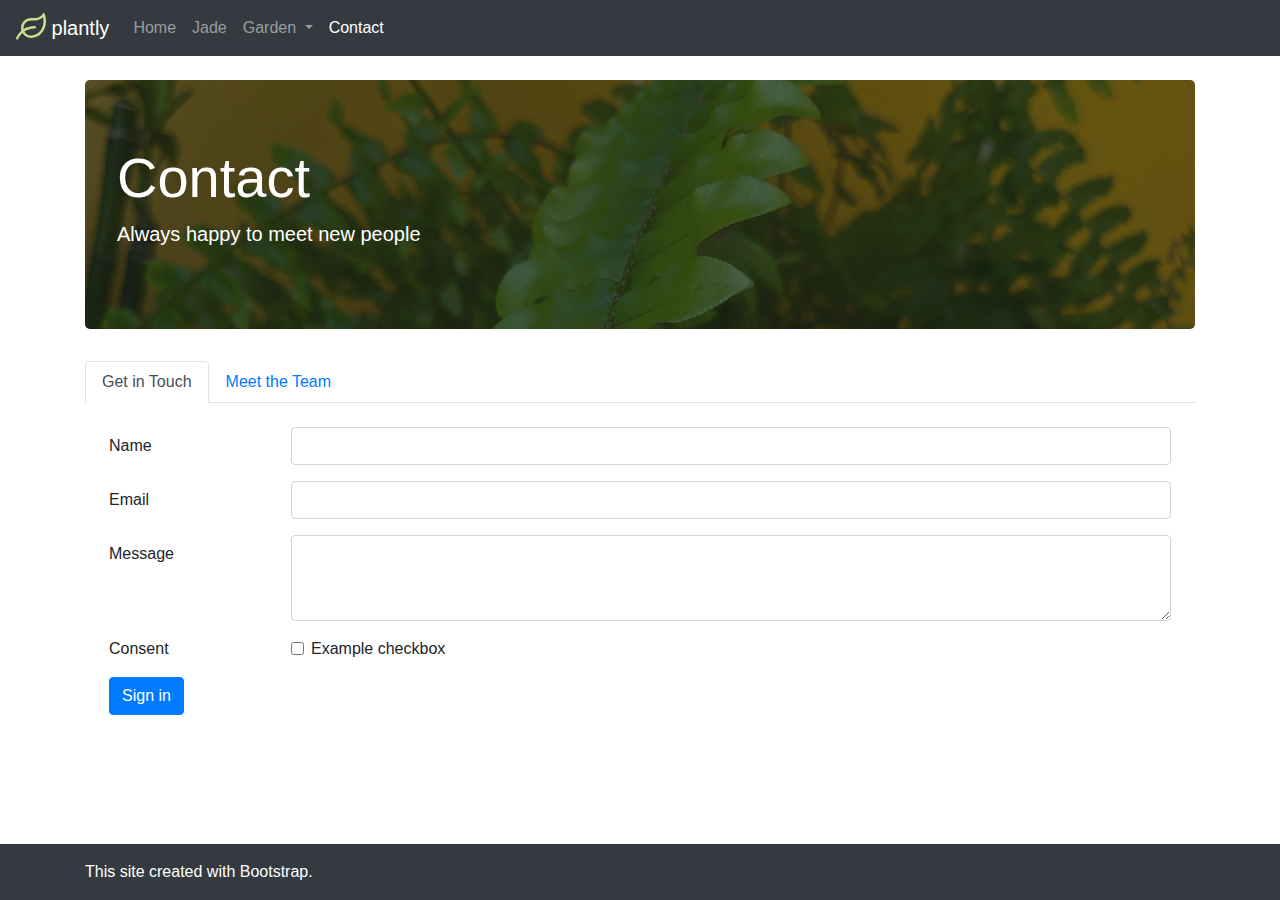
<file: contact.html>
<!doctype html>
<html lang="en" class="h-100">

<head>
    <meta charset="utf-8">
    <meta name="viewport" content="width=device-width, initial-scale=1, shrink-to-fit=no">
    <title>Contact</title>
    <link rel="icon" href="img/leaf.png" type="image/x-icon" />

    <!-- Bootstrap CSS -->
    <!-- see also: https://getbootstrap.com/docs/4.5/getting-started/download/ -->
    <link href="css/bootstrap.min.css" rel="stylesheet">

    <!-- Custom styles -->
    <link href="css/styles.css" rel="stylesheet">
</head>

<body id="contact" class="d-flex flex-column h-100">

    <!-- Insert Bootstrap Nav Bar here -->
    <!-- https://getbootstrap.com/docs/4.5/components/navbar/ -->

    <nav class="navbar navbar-expand-lg navbar-dark bg-dark">

        <a class="navbar-brand" href="#">
            <svg style="fill: #cdde8c;" xmlns="http://www.w3.org/2000/svg" width="30" viewBox="0 0 576 512" class="d-inline-block align-top"><path d="M546.2 9.7c-2.9-6.5-8.6-9.7-14.3-9.7-5.3 0-10.7 2.8-14 8.5C486.9 62.4 431.4 96 368 96h-80C182 96 96 182 96 288c0 17.8 2.6 34.9 7.1 51.2C29 403.7 1.8 478.8 1.3 480.2c-4.3 12.5 2.3 26.2 14.8 30.5 14 4.8 26.7-3.8 30.5-14.8.4-1.1 21-57.5 76.3-110.1C160.5 449 231.5 487 308.4 478.9 465.5 467.5 576 326.7 576 154.3c0-50.2-10.8-102.2-29.8-144.6zM303.4 431.2c-86.1 9.1-130.6-54.5-142.2-76.5 47.4-32.9 112-58.7 198.9-58.7 13.2 0 24-10.8 24-24s-10.8-24-24-24c-91.3 0-161.1 25.5-214 59.4-.9-6.4-2-12.8-2-19.4 0-79.4 64.6-144 144-144h80c57.9 0 111.6-22 152-60.9 5.2 23.2 8 47.5 8 71.2-.1 151-93.9 267.4-224.7 276.9z"/></svg>            plantly
        </a>

        <button class="navbar-toggler" type="button" data-toggle="collapse" data-target="#navbarSupportedContent" aria-controls="navbarSupportedContent" aria-expanded="false" aria-label="Toggle navigation">
      <span class="navbar-toggler-icon"></span>
    </button>

        <div class="collapse navbar-collapse" id="navbarSupportedContent">
            <ul class="navbar-nav mr-auto">
                <li class="nav-item">
                    <a class="nav-link" href="index.html">Home</a>
                </li>
                <li class="nav-item">
                    <a class="nav-link" href="jade.html">Jade</a>
                </li>
                <li class="nav-item dropdown">
                    <a class="nav-link dropdown-toggle" href="#" id="navbarDropdown" role="button" data-toggle="dropdown" aria-haspopup="true" aria-expanded="false">
            Garden
          </a>
                    <div class="dropdown-menu" aria-labelledby="navbarDropdown">
                        <a class="dropdown-item" href="fern.html">Fern</a>
                        <a class="dropdown-item" href="snake.html">Snake Plant</a>
                        <a class="dropdown-item" href="prayer.html">Prayer Plant</a>
                        <div class="dropdown-divider"></div>
                        <a class="dropdown-item" href="water.html">Water your plants</a>
                    </div>
                </li>
                <li class="nav-item active">
                    <a class="nav-link" href="contact.html">Contact<span class="sr-only">(current)</span></a>
                </li>
            </ul>
        </div>
    </nav>

    <!-- Insert Jumbotron here -->
    <!-- https://getbootstrap.com/docs/4.5/components/jumbotron/ -->
    <div class="container">
        <div class="jumbotron mt-4 text-white bg-dark">
            <h1 class="display-4">Contact</h1>
            <p class="lead">Always happy to meet new people</p>
        </div>
    </div>


    <!-- Insert Cards here -->
    <div class="container">
        <ul class="nav nav-tabs" id="myTab" role="tablist">
            <li class="nav-item" role="presentation">
                <a class="nav-link active" id="home-tab" data-toggle="tab" href="#home" role="tab" aria-controls="home" aria-selected="true">Get in Touch</a>
            </li>
            <li class="nav-item" role="presentation">
                <a class="nav-link" id="profile-tab" data-toggle="tab" href="#profile" role="tab" aria-controls="profile" aria-selected="false">Meet the Team</a>
            </li>
        </ul>
        <div class="tab-content" id="myTabContent">
            <div class="tab-pane fade show active p-4" id="home" role="tabpanel" aria-labelledby="home-tab">
                <form>
                    <div class="form-group row">
                        <label for="inputName3" class="col-sm-2 col-form-label">Name</label>
                        <div class="col-sm-10">
                            <input type="text" class="form-control" id="inputEmail3">
                        </div>
                    </div>
                    <div class="form-group row">
                        <label for="inputEmail3" class="col-sm-2 col-form-label">Email</label>
                        <div class="col-sm-10">
                            <input type="email" class="form-control" id="inputEmail3">
                        </div>
                    </div>
                    <div class="form-group row">
                        <label for="exampleFormControlTextarea1" class="col-sm-2 col-form-label">Message</label>
                        <div class="col-sm-10">
                            <textarea class="form-control" id="exampleFormControlTextarea1" rows="3"></textarea>
                        </div>
                    </div>
                    <div class="form-group row">
                        <div class="col-sm-2">Consent</div>
                        <div class="col-sm-10">
                            <div class="form-check">
                                <input class="form-check-input" type="checkbox" id="gridCheck1">
                                <label class="form-check-label" for="gridCheck1">
                                    Example checkbox
                                </label>
                            </div>
                        </div>
                    </div>
                    <div class="form-group row">
                        <div class="col-sm-10">
                            <button type="submit" class="btn btn-primary">Sign in</button>
                        </div>
                    </div>
                </form>
            </div>
            <div class="tab-pane fade p-4" id="profile" role="tabpanel" aria-labelledby="profile-tab">
                <ul class="list-unstyled">
                    <li class="media">
                        <img src="img/fern.jpg" width="150" class="mr-3" alt="...">
                        <div class="media-body">
                            <h5 class="mt-0 mb-1">Fern - <span class="text-muted">Senior Management</span></h5>
                            Fern is adept at grow management and is eager to talk about what's next.<br/>
                            <a href="mailto:fern@plant.ly">fern@plant.ly</a>
                        </div>
                    </li>
                    <li class="media my-4">
                        <img src="img/snake.jpg" width="150" class="mr-3" alt="snake plant">
                        <div class="media-body">
                            <h5 class="mt-0 mb-1">Snake - <span class="text-muted">Customer Support Representative</span></h5>
                            Our most slithery staff person is also he best at problem solving.<br/>
                            <a href="mailto:snake@plant.ly">snake@plant.ly</a>
                        </div>
                    </li>
                </ul>
            </div>
        </div>
    </div>

    <footer class="footer mt-auto py-3 bg-dark">
        <div class="container">
            <span class="text-white">This site created with <a href="https://getbootstrap.com" target="_blank" class="text-white">Bootstrap</a>.</span>
        </div>
    </footer>

    <!-- see also: https://jquery.com/download/  -->
    <script src="js/jquery.slim.min.js"></script>
    <!-- see also: https://getbootstrap.com/docs/4.4/getting-started/contents/#js-files -->
    <script src="js/bootstrap.bundle.min.js"></script>
</body>

</html>
</file>
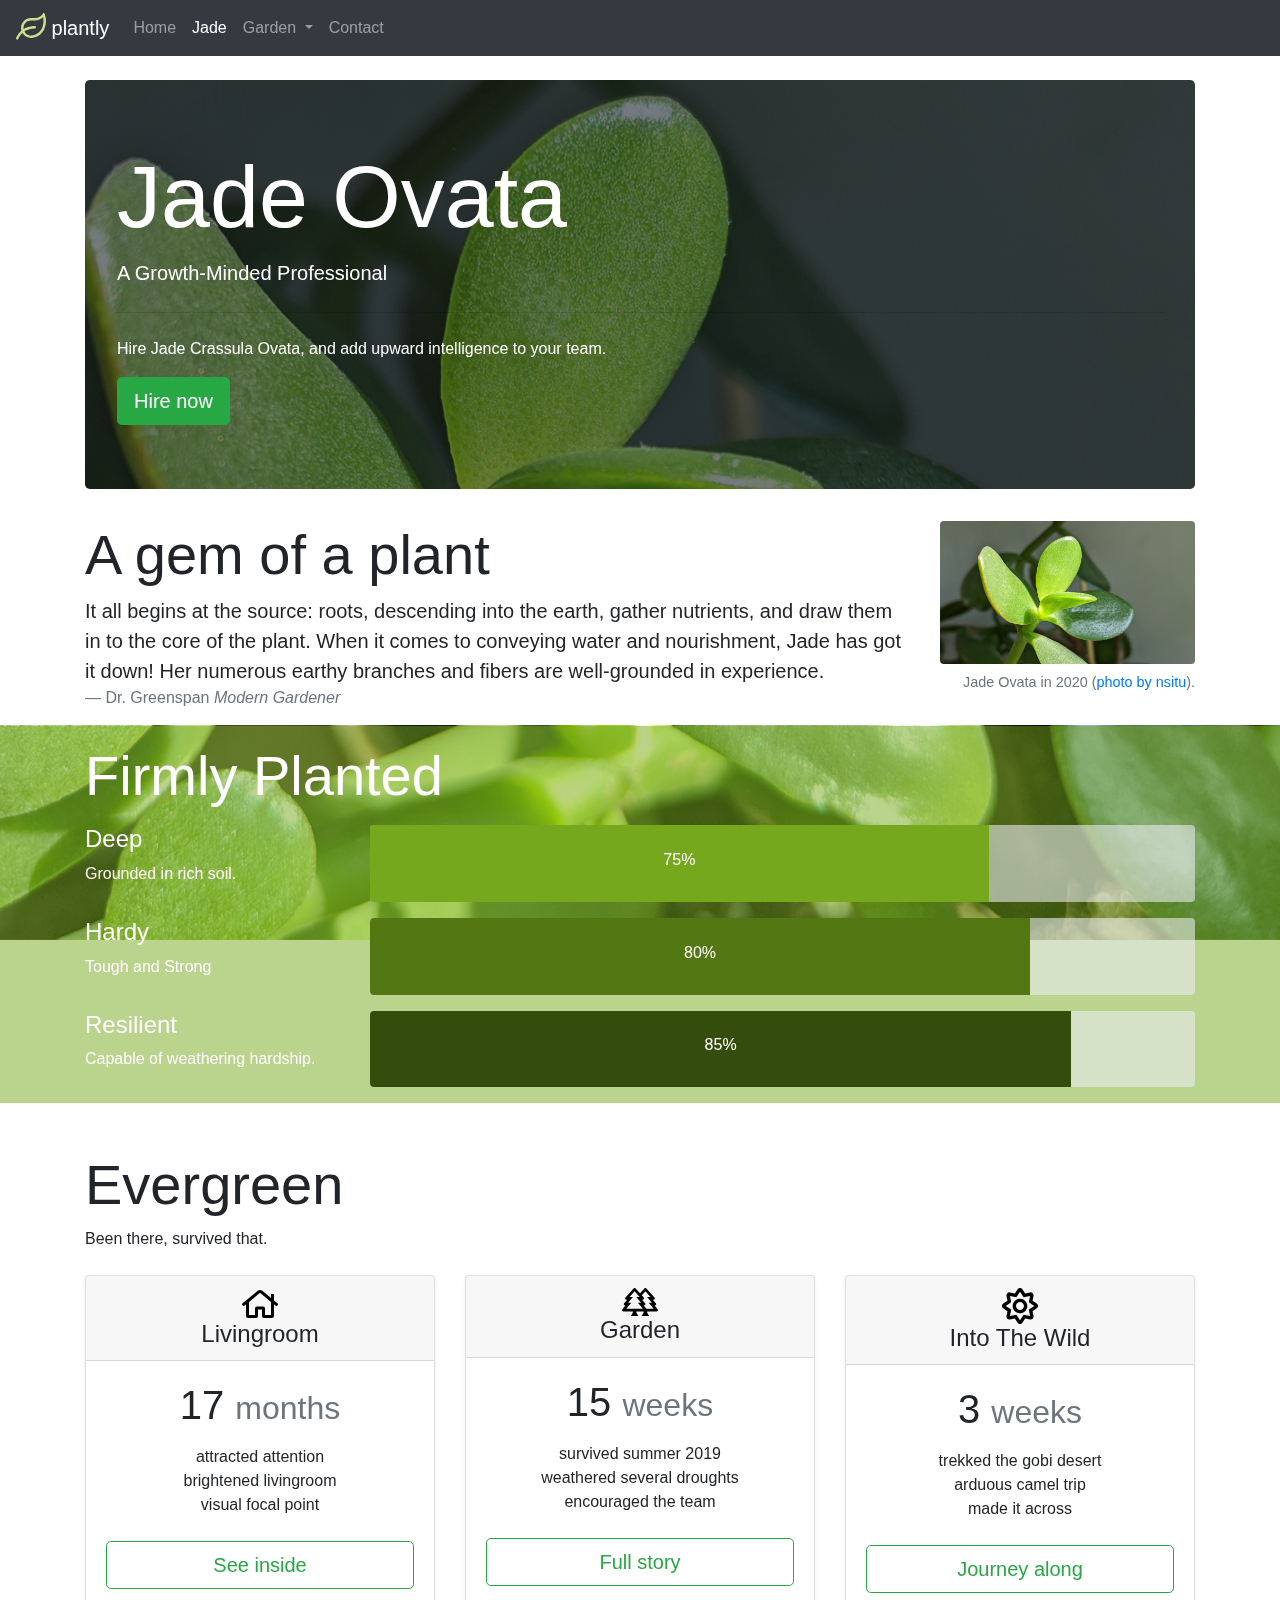
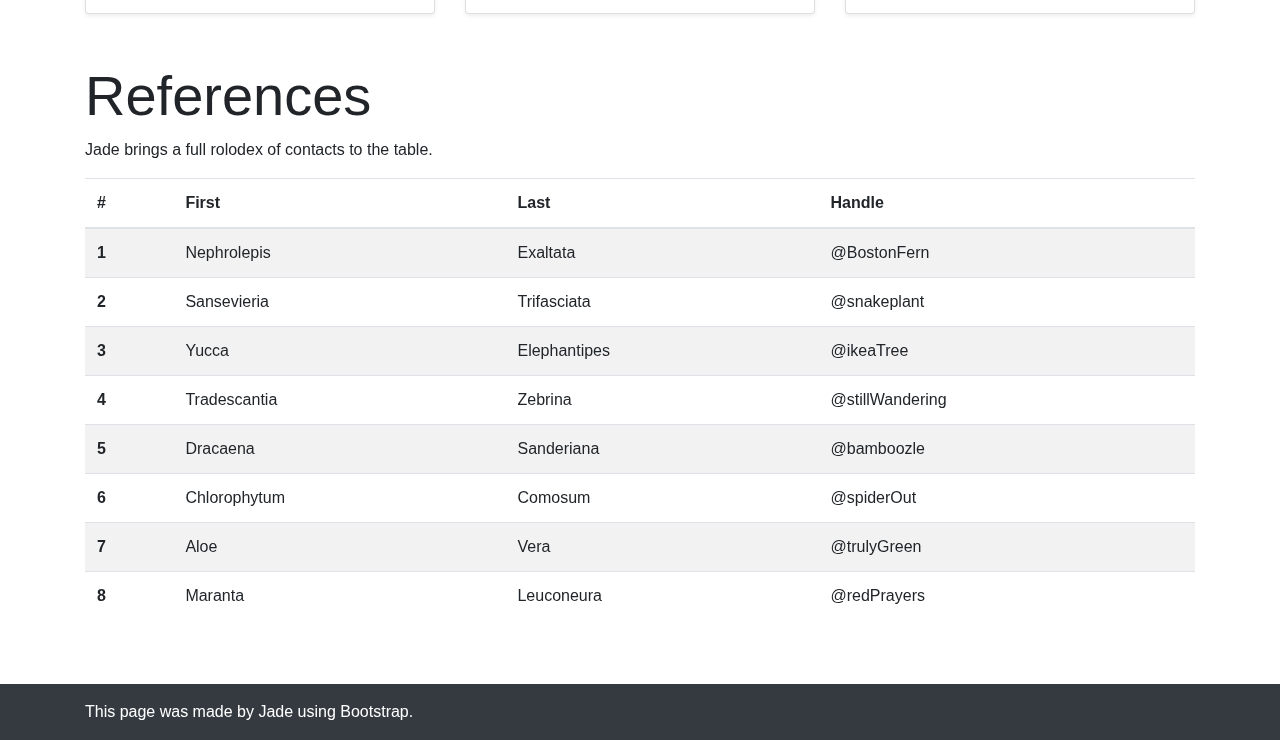
<file: jade.html>
<!doctype html>
<html lang="en" class="h-100">
<head>
  <meta charset="utf-8">
  <meta name="viewport" content="width=device-width, initial-scale=1, shrink-to-fit=no">
  <link rel="icon" href="img/leaf.png" type="image/x-icon" />
  <title>Jade Ovata</title>

  <!-- Bootstrap CSS -->
  <!-- see also: https://getbootstrap.com/docs/4.5/getting-started/download/ -->
  <link href="css/bootstrap.min.css" rel="stylesheet">

  <!-- Custom styles -->
  <link href="css/styles.css" rel="stylesheet">
</head>
<body id="jade" class="d-flex flex-column h-100">

    <nav class="navbar navbar-expand-lg navbar-dark bg-dark">

      <a class="navbar-brand" href="#">
         <svg style="fill: #cdde8c;" xmlns="http://www.w3.org/2000/svg" width="30" viewBox="0 0 576 512" class="d-inline-block align-top"><path d="M546.2 9.7c-2.9-6.5-8.6-9.7-14.3-9.7-5.3 0-10.7 2.8-14 8.5C486.9 62.4 431.4 96 368 96h-80C182 96 96 182 96 288c0 17.8 2.6 34.9 7.1 51.2C29 403.7 1.8 478.8 1.3 480.2c-4.3 12.5 2.3 26.2 14.8 30.5 14 4.8 26.7-3.8 30.5-14.8.4-1.1 21-57.5 76.3-110.1C160.5 449 231.5 487 308.4 478.9 465.5 467.5 576 326.7 576 154.3c0-50.2-10.8-102.2-29.8-144.6zM303.4 431.2c-86.1 9.1-130.6-54.5-142.2-76.5 47.4-32.9 112-58.7 198.9-58.7 13.2 0 24-10.8 24-24s-10.8-24-24-24c-91.3 0-161.1 25.5-214 59.4-.9-6.4-2-12.8-2-19.4 0-79.4 64.6-144 144-144h80c57.9 0 111.6-22 152-60.9 5.2 23.2 8 47.5 8 71.2-.1 151-93.9 267.4-224.7 276.9z"/></svg>
         plantly
       </a>

      <button class="navbar-toggler" type="button" data-toggle="collapse" data-target="#navbarSupportedContent" aria-controls="navbarSupportedContent" aria-expanded="false" aria-label="Toggle navigation">
        <span class="navbar-toggler-icon"></span>
      </button>

      <div class="collapse navbar-collapse" id="navbarSupportedContent">
        <ul class="navbar-nav mr-auto">
          <li class="nav-item">
            <a class="nav-link" href="index.html">Home</a>
          </li>
          <li class="nav-item active">
            <a class="nav-link" href="jade.html">Jade <span class="sr-only">(current)</span></a>
          </li>
          <li class="nav-item dropdown">
            <a class="nav-link dropdown-toggle" href="#" id="navbarDropdown" role="button" data-toggle="dropdown" aria-haspopup="true" aria-expanded="false">
              Garden
            </a>
            <div class="dropdown-menu" aria-labelledby="navbarDropdown">
              <a class="dropdown-item" href="snake.html">Snake Plant</a>
              <a class="dropdown-item" href="fern.html">Boston Fern</a>
              <a class="dropdown-item" href="prayer.html">Prayer Plant</a>
              <div class="dropdown-divider"></div>
              <a class="dropdown-item" href="water.html">Watering your Plants</a>
            </div>
          </li>
          <li class="nav-item">
            <a class="nav-link" href="contact.html">Contact</a>
          </li>
        </ul>
      </div>
    </nav>

  <div class="container">
    <div class="jumbotron mt-4 text-white bg-dark">
      <h1 class="display-2">Jade Ovata</h1>
      <p class="lead">A Growth-Minded Professional</p>
      <hr class="my-4">
      <p>Hire Jade Crassula Ovata, and add upward intelligence to your team.</p>
      <a class="btn btn-success btn-lg" href="#" role="button">Hire now</a>
    </div>
  </div>


  <div class="container">

      <div class="row">

      <div class="col-sm-9">
        <h1 class="display-4">A gem of a plant</h1>
        <blockquote class="blockquote">
          <p class="mb-0">It all begins at the source: roots, descending into the earth, gather nutrients, and draw them in to the core of the plant. When it comes to conveying water and nourishment, Jade has got it down! Her numerous earthy branches and fibers are well-grounded in experience.</p>
          <footer class="blockquote-footer">Dr. Greenspan <cite title="Source Title">Modern Gardener</cite></footer>
        </blockquote>
    </div>
  <div class="col-sm-3">
      <figure class="figure">
        <img src="img/jade.jpg" class="figure-img img-fluid rounded" alt="The Jade">
        <figcaption class="figure-caption text-right">Jade Ovata in 2020 (<a href="https://nsitu.ca">photo by nsitu</a>).</figcaption>
      </figure>
  </div>
      </div>

  </div>


  <div class="py-3 text-white container-fluid parallax-window" data-parallax="scroll" data-image-src="img/jade-base.jpg">

    <div class="container">
      <h1 class="display-4">Firmly Planted</h1>
      <div class="row mt-3">
        <div class="col-3">
          <h4>Deep</h4>
          <p>Grounded in rich soil.</p>
        </div>
        <div class="col-9">
          <div class="progress">
            <div class="progress-bar" role="progressbar" aria-valuenow="75" aria-valuemin="0" aria-valuemax="100"><h6>75%</h6></div>
          </div>
        </div>
      </div>

      <div class="row mt-3">
        <div class="col-3">
          <h4>Hardy</h4>
          <p>Tough and Strong</p>
        </div>
        <div class="col-9">
          <div class="progress">
            <div class="progress-bar" role="progressbar" aria-valuenow="80" aria-valuemin="0" aria-valuemax="100"><h6>80%</h6></div>
          </div>
        </div>
      </div>

      <div class="row mt-3">
        <div class="col-3">
          <h4>Resilient</h4>
          <p>Capable of weathering hardship.</p>
        </div>
        <div class="col-9">
          <div class="progress">
            <div class="progress-bar" role="progressbar" aria-valuenow="85" aria-valuemin="0" aria-valuemax="100"><h6>85%</h6></div>
          </div>
        </div>
      </div>
    </div>
  </div>


  <div class="container my-5">


    <h1 class="display-4">Evergreen</h1>
    <p>Been there, survived that. <p>
    <div class="card-deck my-4 text-center">
        <div class="card mb-4 shadow-sm">
          <div class="card-header">
            <svg xmlns="http://www.w3.org/2000/svg" viewBox="0 0 576 512"><path d="M570.24 247.41L512 199.52V104a8 8 0 0 0-8-8h-32a8 8 0 0 0-7.95 7.88v56.22L323.87 45a56.06 56.06 0 0 0-71.74 0L5.76 247.41a16 16 0 0 0-2 22.54L14 282.25a16 16 0 0 0 22.53 2L64 261.69V448a32.09 32.09 0 0 0 32 32h128a32.09 32.09 0 0 0 32-32V344h64v104a32.09 32.09 0 0 0 32 32h128a32.07 32.07 0 0 0 32-31.76V261.67l27.53 22.62a16 16 0 0 0 22.53-2L572.29 270a16 16 0 0 0-2.05-22.59zM463.85 432H368V328a32.09 32.09 0 0 0-32-32h-96a32.09 32.09 0 0 0-32 32v104h-96V222.27L288 77.65l176 144.56z"/></svg>
            <h4 class="my-0 font-weight-normal">Livingroom</h4>
          </div>
          <div class="card-body">
            <h1 class="card-title pricing-card-title">17 <small class="text-muted">months</small></h1>
            <ul class="list-unstyled mt-3 mb-4">
              <li>attracted attention</li>
              <li>brightened livingroom</li>
              <li>visual focal point</li>
            </ul>
            <button type="button" class="btn btn-lg btn-block btn-outline-success">See inside</button>
          </div>
        </div>
        <div class="card mb-4 shadow-sm">
          <div class="card-header">
            <svg xmlns="http://www.w3.org/2000/svg" viewBox="0 0 640 512"><path d="M634.19 376.23l-55.47-64.37H584c9.34 0 17.84-5.43 21.78-13.92 3.94-8.47 2.56-18.48-3.47-25.61l-54.56-64.55H560c9.47 0 18.06-5.58 21.94-14.24a24.088 24.088 0 0 0-4.09-25.85l-144-160.11c-9.13-10.1-26.56-10.1-35.69 0L320 94.48l-78.16-86.9c-9.13-10.1-26.56-10.1-35.69 0l-144 160.11a24.063 24.063 0 0 0-4.09 25.85c3.88 8.66 12.47 14.24 21.94 14.24h12.25l-54.56 64.55c-6.03 7.13-7.41 17.14-3.47 25.61A24.021 24.021 0 0 0 56 311.86h5.28L5.81 376.23c-6.13 7.11-7.53 17.15-3.63 25.69a23.998 23.998 0 0 0 21.81 14.01h168v24.46l-30.29 48.43c-5.32 10.65 2.42 23.17 14.31 23.17h95.96c11.89 0 19.63-12.53 14.31-23.17L256 440.39v-24.46h128v24.46l-30.29 48.43c-5.32 10.65 2.42 23.17 14.31 23.17h95.96c11.89 0 19.63-12.53 14.31-23.17L448 440.39v-24.46h168c9.38 0 17.91-5.47 21.81-14.01 3.91-8.54 2.51-18.57-3.62-25.69zM304 367.9H76.37l89.66-104.07h-58.28l88-104.07h-61.88L224 59.55l90.13 100.2h-61.88l88 104.07h-58.28l89.66 104.07H304zm131 0l-48.29-56.04H392c9.34 0 17.84-5.43 21.78-13.92 3.94-8.47 2.56-18.48-3.47-25.61l-54.56-64.55H368c9.47 0 18.06-5.58 21.94-14.24a24.088 24.088 0 0 0-4.09-25.85l-33.55-37.31L416 59.55l90.13 100.2h-61.88l88 104.07h-58.28l89.66 104.07H435z"/></svg>

            <h4 class="my-0 font-weight-normal">Garden</h4>
          </div>
          <div class="card-body">
            <h1 class="card-title pricing-card-title">15 <small class="text-muted"> weeks</small></h1>
            <ul class="list-unstyled mt-3 mb-4">
              <li>survived summer 2019</li>
              <li>weathered several droughts</li>
              <li>encouraged the team</li>
            </ul>
            <button type="button" class="btn btn-lg btn-block btn-outline-success">Full story</button>
          </div>
        </div>
        <div class="card mb-4 shadow-sm">
          <div class="card-header">
            <svg xmlns="http://www.w3.org/2000/svg" viewBox="0 0 512 512"><path d="M494.2 221.9l-59.8-40.5 13.7-71c2.6-13.2-1.6-26.8-11.1-36.4-9.6-9.5-23.2-13.7-36.2-11.1l-70.9 13.7-40.4-59.9c-15.1-22.3-51.9-22.3-67 0l-40.4 59.9-70.8-13.7C98 60.4 84.5 64.5 75 74.1c-9.5 9.6-13.7 23.1-11.1 36.3l13.7 71-59.8 40.5C6.6 229.5 0 242 0 255.5s6.7 26 17.8 33.5l59.8 40.5-13.7 71c-2.6 13.2 1.6 26.8 11.1 36.3 9.5 9.5 22.9 13.7 36.3 11.1l70.8-13.7 40.4 59.9C230 505.3 242.6 512 256 512s26-6.7 33.5-17.8l40.4-59.9 70.9 13.7c13.4 2.7 26.8-1.6 36.3-11.1 9.5-9.5 13.6-23.1 11.1-36.3l-13.7-71 59.8-40.5c11.1-7.5 17.8-20.1 17.8-33.5-.1-13.6-6.7-26.1-17.9-33.7zm-112.9 85.6l17.6 91.2-91-17.6L256 458l-51.9-77-90.9 17.6 17.6-91.2-76.8-52 76.8-52-17.6-91.2 91 17.6L256 53l51.9 76.9 91-17.6-17.6 91.1 76.8 52-76.8 52.1zM256 152c-57.3 0-104 46.7-104 104s46.7 104 104 104 104-46.7 104-104-46.7-104-104-104zm0 160c-30.9 0-56-25.1-56-56s25.1-56 56-56 56 25.1 56 56-25.1 56-56 56z"/></svg>
            <h4 class="my-0 font-weight-normal">Into The Wild</h4>
          </div>
          <div class="card-body">
            <h1 class="card-title pricing-card-title">3 <small class="text-muted"> weeks</small></h1>
            <ul class="list-unstyled mt-3 mb-4">
              <li>trekked the gobi desert</li>
              <li>arduous camel trip</li>
              <li>made it across</li>
            </ul>
            <button type="button" class="btn btn-lg btn-block btn-outline-success">Journey along</button>
          </div>
        </div>
      </div>

<!-- See also: https://getbootstrap.com/docs/4.5/examples/dashboard/ -->
      <h1 class="display-4">References</h1>
      <p>Jade brings a full rolodex of contacts to the table. <p>
    <table class="table table-striped">
    <thead>
      <tr>
        <th scope="col">#</th>
        <th scope="col">First</th>
        <th scope="col">Last</th>
        <th scope="col">Handle</th>
      </tr>
    </thead>
    <tbody>
      <tr>
        <th scope="row">1</th>
        <td>Nephrolepis</td>
        <td>Exaltata</td>
        <td>@BostonFern</td>
      </tr>
      <tr>
        <th scope="row">2</th>
        <td>Sansevieria</td>
        <td>Trifasciata</td>
        <td>@snakeplant</td>
      </tr>
      <tr>
        <th scope="row">3</th>
        <td>Yucca</td>
        <td>Elephantipes</td>
        <td>@ikeaTree</td>
      </tr>
      <tr>
        <th scope="row">4</th>
        <td>Tradescantia</td>
        <td>Zebrina</td>
        <td>@stillWandering</td>
      </tr>
      <tr>
        <th scope="row">5</th>
        <td>Dracaena</td>
        <td>Sanderiana</td>
        <td>@bamboozle</td>
      </tr>
      <tr>
        <th scope="row">6</th>
        <td>Chlorophytum</td>
        <td>Comosum</td>
        <td>@spiderOut</td>
      </tr>
      <tr>
        <th scope="row">7</th>
        <td>Aloe</td>
        <td>Vera</td>
        <td>@trulyGreen</td>
      </tr>
      <tr>
        <th scope="row">8</th>
        <td>Maranta</td>
        <td>Leuconeura</td>
        <td>@redPrayers</td>
      </tr>
    </tbody>
  </table>
  </div>

<!-- See also: https://getbootstrap.com/docs/4.5/examples/sticky-footer/ -->
<footer class="footer mt-auto py-3 bg-dark">
  <div class="container">
    <span class="text-white">This page was made by Jade using <a href="https://getbootstrap.com" class="text-white">Bootstrap</a>.</span>
  </div>
</footer>

  <!-- see also: https://jquery.com/download/  -->
  <script src="js/jquery.slim.min.js"></script>
  <!-- see also: https://getbootstrap.com/docs/4.4/getting-started/contents/#js-files -->
  <script src="js/parallax.min.js"></script>
  <script src="js/bootstrap.bundle.min.js"></script>
</body>
</html>
</file>
<file: css/styles.css>
.jumbotron {
    background-image: url(../img/plants.jpg);
    background-size: cover;
    background-blend-mode: soft-light;
}

#contact .jumbotron {
    background-image: url(../img/fern.jpg);
}

#prayer .jumbotron {
    position: relative;
    background-image: none;
}

#prayer .jumbotron video {
    position: absolute;
    top: 0;
    width: 100%;
    height: 100%;
    object-fit: cover;
    object-position: 0 30%;
    opacity: 0.5;
}

#prayer .jumbotron .container {
    position: relative;
}

#prayer .carousel-caption {
    background: rgba(0, 0, 0, 0.5);
}

#jade .jumbotron {
    background-image: url(../img/jade.jpg);
    background-position: 50% 50%;
    background-attachment: fixed;
}

#jade .progress {
    height: 100%;
    background-color: #e9ecef99;
}

#jade .progress-bar[aria-valuenow="75"] {
    background-color: rgb(117, 168, 28);
    width: 75%;
}

#jade .progress-bar[aria-valuenow="80"] {
    background-color: rgb(83, 120, 19);
    width: 80%;
}

#jade .progress-bar[aria-valuenow="85"] {
    background-color: rgb(53, 77, 12);
    width: 85%;
}

#jade .container-fluid {
    background-color: rgb(117, 168, 28, 0.5);
}

#jade .card-deck svg {
    width: 36px;
}
</file>
